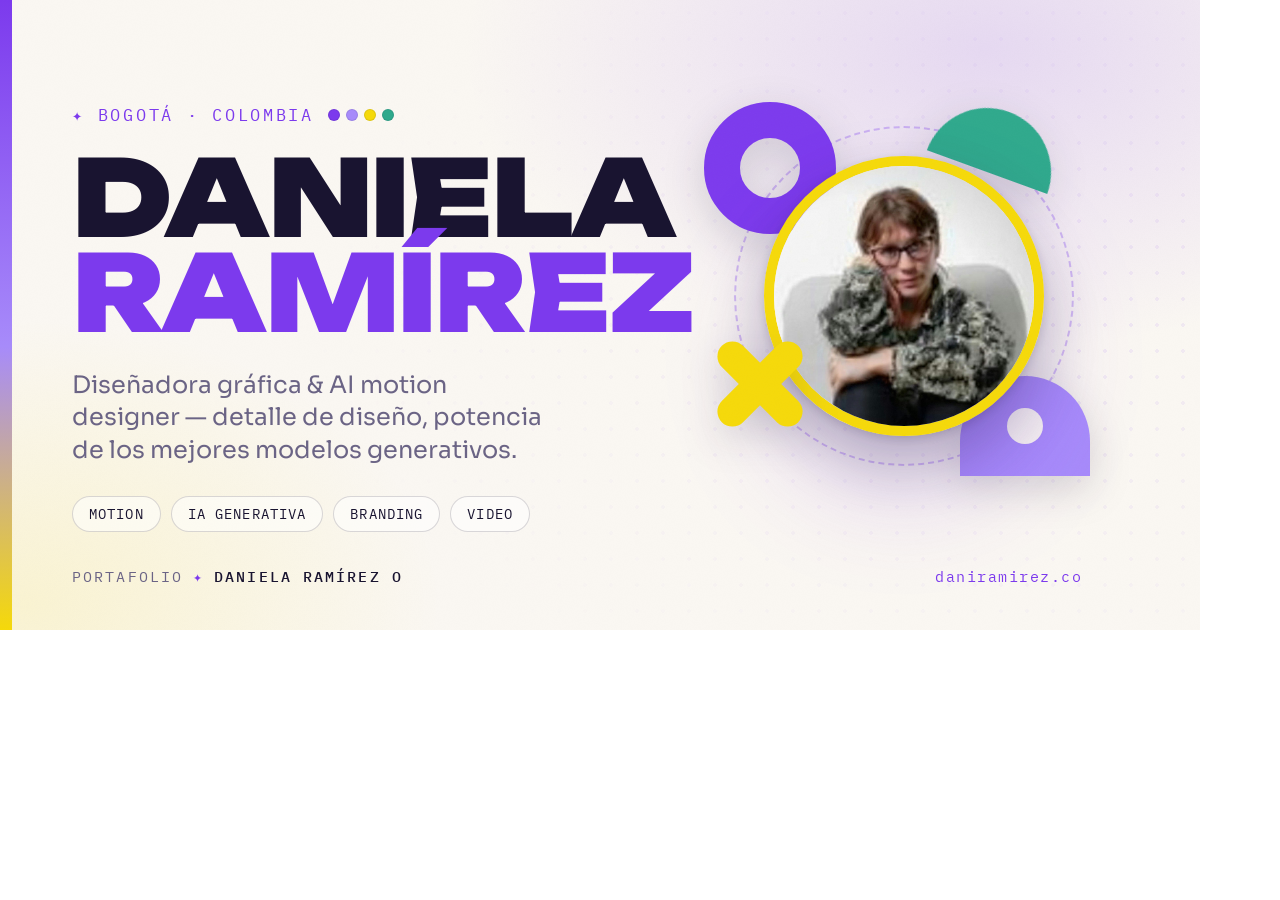
<file: og-template.html>
<!DOCTYPE html>
<html lang="es">
<head>
<meta charset="UTF-8" />
<link rel="preconnect" href="https://fonts.googleapis.com" />
<link rel="preconnect" href="https://fonts.gstatic.com" crossorigin />
<link href="https://fonts.googleapis.com/css2?family=Unbounded:wght@600;800;900&family=Sora:wght@300;400;600&family=IBM+Plex+Mono:wght@400;500&display=swap" rel="stylesheet" />
<style>
  * { margin: 0; padding: 0; box-sizing: border-box; }
  :root {
    --paper: #faf7f2;
    --ink: #191430;
    --dim: #6b6485;
    --violet: #7c3aed;
    --lila: #a78bfa;
    --acid: #f5d90a;
    --teal: #2fa98c;
    --rose: #e5a9d4;
  }
  html, body { width: 1200px; height: 630px; }
  .stage {
    position: relative; width: 1200px; height: 630px; overflow: hidden;
    background:
      radial-gradient(900px 520px at 82% 8%, rgba(124,58,237,0.16), transparent 58%),
      radial-gradient(760px 520px at 2% 96%, rgba(245,217,10,0.14), transparent 55%),
      var(--paper);
    font-family: "Sora", sans-serif;
  }
  /* trama de puntos sutil (textura de marca) */
  .dots {
    position: absolute; inset: 0;
    background-image: radial-gradient(rgba(124,58,237,0.14) 1.6px, transparent 1.7px);
    background-size: 26px 26px;
    -webkit-mask-image: radial-gradient(1100px 640px at 88% 50%, #000 0%, transparent 70%);
            mask-image: radial-gradient(1100px 640px at 88% 50%, #000 0%, transparent 70%);
    opacity: 0.6;
  }
  .grain {
    position: absolute; inset: 0; pointer-events: none; opacity: 0.5;
    background-image: url("data:image/svg+xml,%3Csvg xmlns='http://www.w3.org/2000/svg' width='140' height='140'%3E%3Cfilter id='n'%3E%3CfeTurbulence type='fractalNoise' baseFrequency='0.9' numOctaves='2'/%3E%3CfeColorMatrix type='saturate' values='0'/%3E%3C/filter%3E%3Crect width='100%25' height='100%25' filter='url(%23n)' opacity='0.045'/%3E%3C/svg%3E");
  }

  /* ---- Texto ---- */
  .copy { position: absolute; left: 72px; top: 104px; width: 600px; z-index: 5; }
  .kicker {
    font-family: "IBM Plex Mono", monospace; font-size: 17px; letter-spacing: 0.16em;
    text-transform: uppercase; color: var(--violet); margin-bottom: 24px;
    display: flex; align-items: center; gap: 14px;
  }
  .kicker .sw { display: inline-flex; gap: 6px; }
  .kicker .sw i { width: 12px; height: 12px; border-radius: 50%; border: 1px solid rgba(25,20,48,0.1); }
  .name {
    font-family: "Unbounded", sans-serif; font-weight: 900;
    font-size: 106px; line-height: 0.9; letter-spacing: -0.025em; text-transform: uppercase;
    color: var(--ink);
  }
  .name .r { display: block; color: var(--violet); }
  .role {
    margin-top: 28px; font-size: 24px; color: var(--dim); font-weight: 400; max-width: 470px;
    line-height: 1.35;
  }
  .chips {
    margin-top: 30px; display: flex; gap: 10px; font-family: "IBM Plex Mono", monospace;
    font-size: 14px; letter-spacing: 0.08em; text-transform: uppercase;
  }
  .chips span {
    border: 1.5px solid rgba(25,20,48,0.16); border-radius: 999px; padding: 8px 16px;
    color: var(--ink); background: rgba(255,255,255,0.55);
  }

  /* ---- Retrato + figuras (la foto es el foco) ---- */
  .portrait-wrap {
    /* mismo centro que con 400px (x≈904): 30% más pequeña sin desbalancear */
    position: absolute; right: 156px; top: 47%; transform: translateY(-50%);
    width: 280px; height: 280px;
  }
  .portrait {
    position: absolute; inset: 0; z-index: 5; border-radius: 50%; object-fit: cover;
    /* sin width/height explícitos, un <img> absoluto se queda en su tamaño
       intrínseco (140px) y la cara salía diminuta fuera del aro */
    width: 100%; height: 100%;
    object-position: 50% 30%;
    border: 10px solid var(--acid);
    box-shadow: 0 3px 8px rgba(25,20,48,0.14), 0 28px 56px rgba(25,20,48,0.24),
                0 60px 110px rgba(124,58,237,0.2);
  }
  .ring {
    position: absolute; inset: -30px; z-index: 1; border-radius: 50%;
    border: 2px dashed rgba(124,58,237,0.3);
  }
  /* figuras: fondo (asoman por detrás) vs frente (montan sobre el borde) */
  .g { position: absolute; }
  .g.back { z-index: 3; }
  .g.front { z-index: 6; }
  .shadow { filter: drop-shadow(0 12px 20px rgba(25,20,48,0.16)); }

  /* dona violeta: DETRÁS, asoma arriba-izq */
  .donut {
    width: 132px; height: 132px; border-radius: 50%;
    border: 36px solid var(--violet);
    top: -54px; left: -60px;
  }
  /* semicírculo teal: DETRÁS, asoma arriba-der */
  .half {
    width: 128px; height: 64px; background: var(--teal);
    border-radius: 128px 128px 0 0; top: -46px; right: -18px;
    transform: rotate(20deg);
  }
  /* arco lila: DETRÁS, asoma abajo-der */
  .arch {
    width: 130px; height: 100px; background: var(--lila);
    border-radius: 65px 65px 0 0; bottom: -40px; right: -46px;
    display: grid; place-items: center;
  }
  .arch::after { content: ""; width: 36px; height: 36px; border-radius: 50%; background: var(--paper); }
  /* X ácida: AL FRENTE, montada sobre el borde inferior-izq */
  .x { width: 92px; height: 92px; bottom: 6px; left: -58px; }
  .x::before, .x::after {
    content: ""; position: absolute; inset: 0; margin: auto;
    width: 108px; height: 30px; border-radius: 999px; background: var(--acid);
  }
  .x::before { transform: rotate(45deg); }
  .x::after { transform: rotate(-45deg); }

  /* firma / marca */
  .brand {
    position: absolute; left: 72px; bottom: 44px; z-index: 5;
    font-family: "IBM Plex Mono", monospace; font-size: 15px; letter-spacing: 0.14em;
    text-transform: uppercase; color: var(--dim);
    display: flex; align-items: center; gap: 10px;
  }
  .brand b { color: var(--ink); font-weight: 500; }
  .brand .dot { color: var(--violet); }
  .url {
    position: absolute; right: 118px; bottom: 44px; z-index: 5;
    font-family: "IBM Plex Mono", monospace; font-size: 15px; letter-spacing: 0.1em;
    color: var(--violet); text-align: right;
  }
  .accent-bar {
    position: absolute; left: 0; top: 0; width: 12px; height: 630px; z-index: 7;
    background: linear-gradient(180deg, var(--violet), var(--lila) 55%, var(--acid));
  }
</style>
</head>
<body>
  <div class="stage">
    <div class="dots"></div>
    <div class="accent-bar"></div>

    <div class="copy">
      <div class="kicker">
        ✦ Bogotá · Colombia
        <span class="sw"><i style="background:#7c3aed"></i><i style="background:#a78bfa"></i><i style="background:#f5d90a"></i><i style="background:#2fa98c"></i></span>
      </div>
      <h1 class="name">Daniela<span class="r">Ramírez</span></h1>
      <p class="role">Diseñadora gráfica &amp; AI motion designer — detalle de diseño, potencia de los mejores modelos generativos.</p>
      <div class="chips">
        <span>Motion</span><span>IA Generativa</span><span>Branding</span><span>Video</span>
      </div>
    </div>

    <div class="portrait-wrap">
      <div class="ring"></div>
      <div class="g half back shadow"></div>
      <div class="g donut back shadow"></div>
      <div class="g arch back shadow"></div>
      <img class="portrait" src="assets/profile/avatar.jpg" alt="" />
      <div class="g x front shadow"></div>
    </div>

    <div class="brand">
      <span>Portafolio</span> <span class="dot">✦</span> <b>daniela ramírez o</b>
    </div>
    <div class="url">daniramirez.co</div>

    <div class="grain"></div>
  </div>
</body>
</html>
</file>
